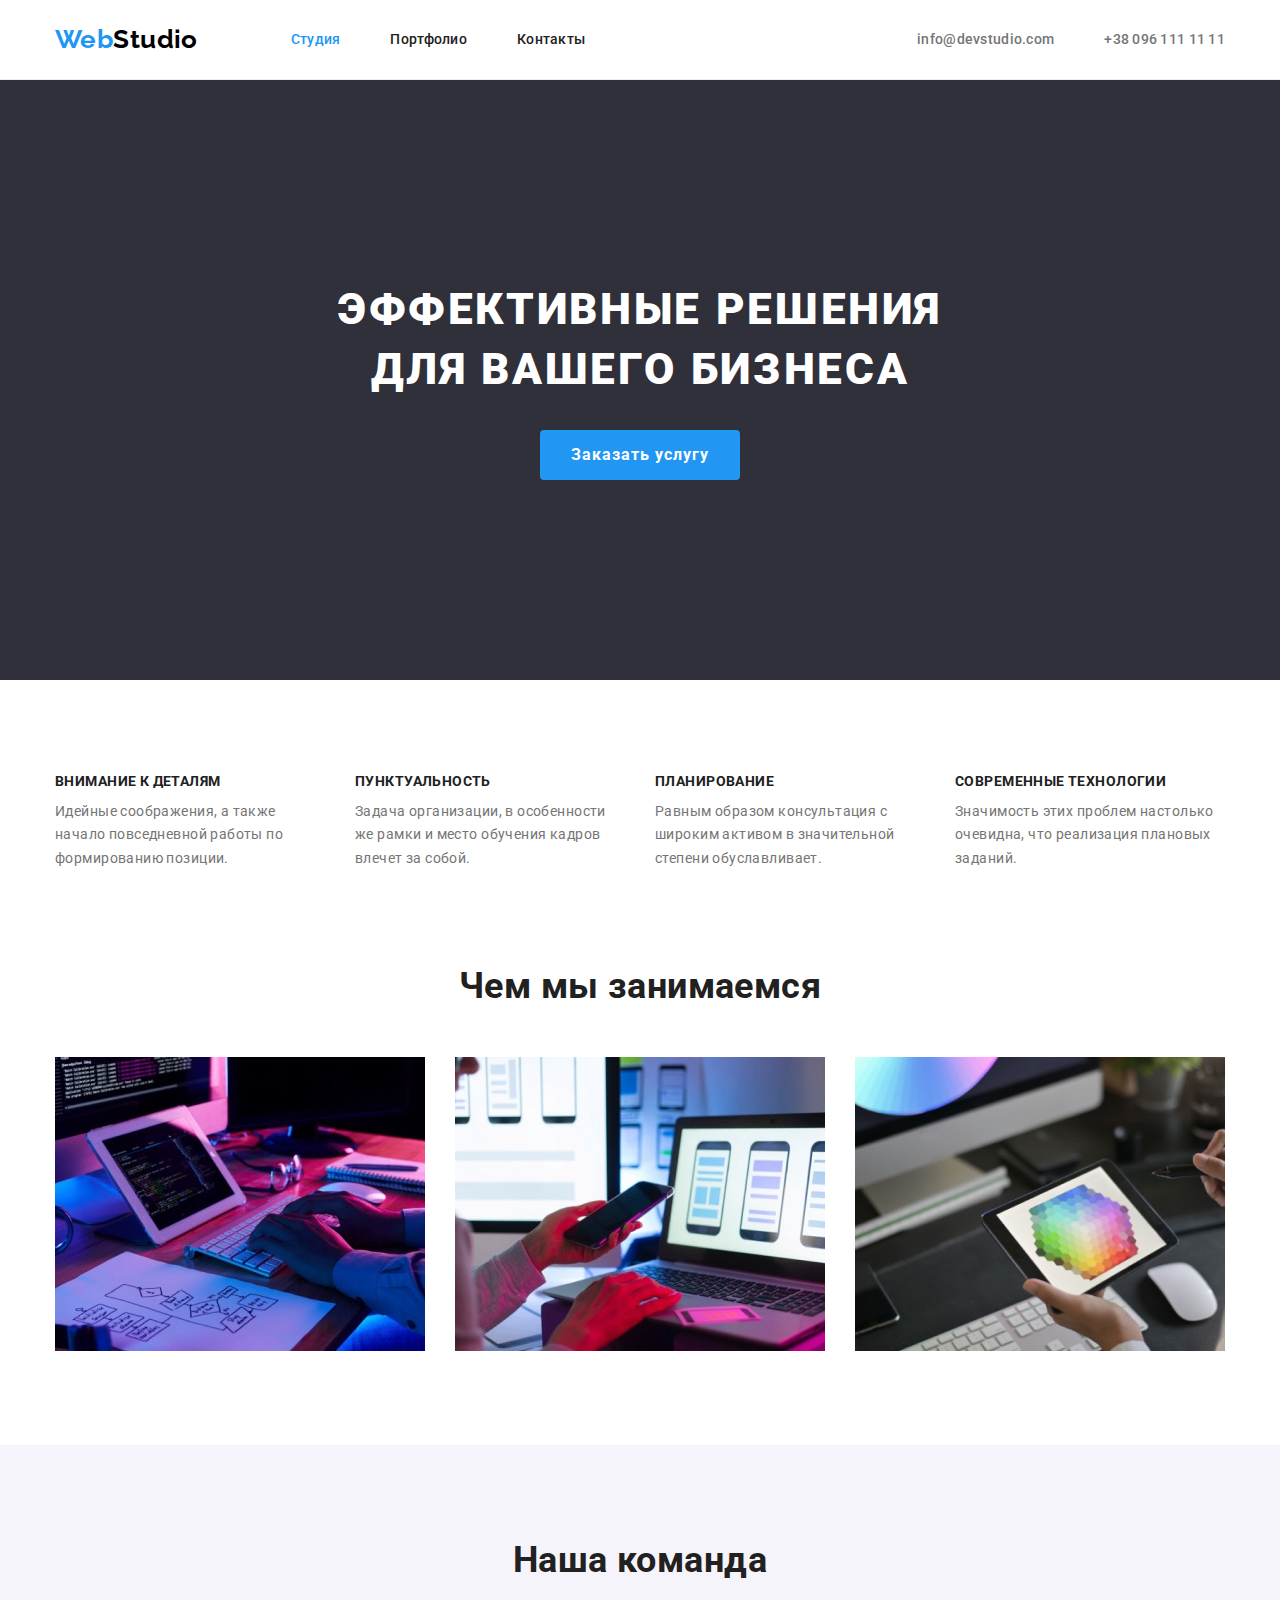
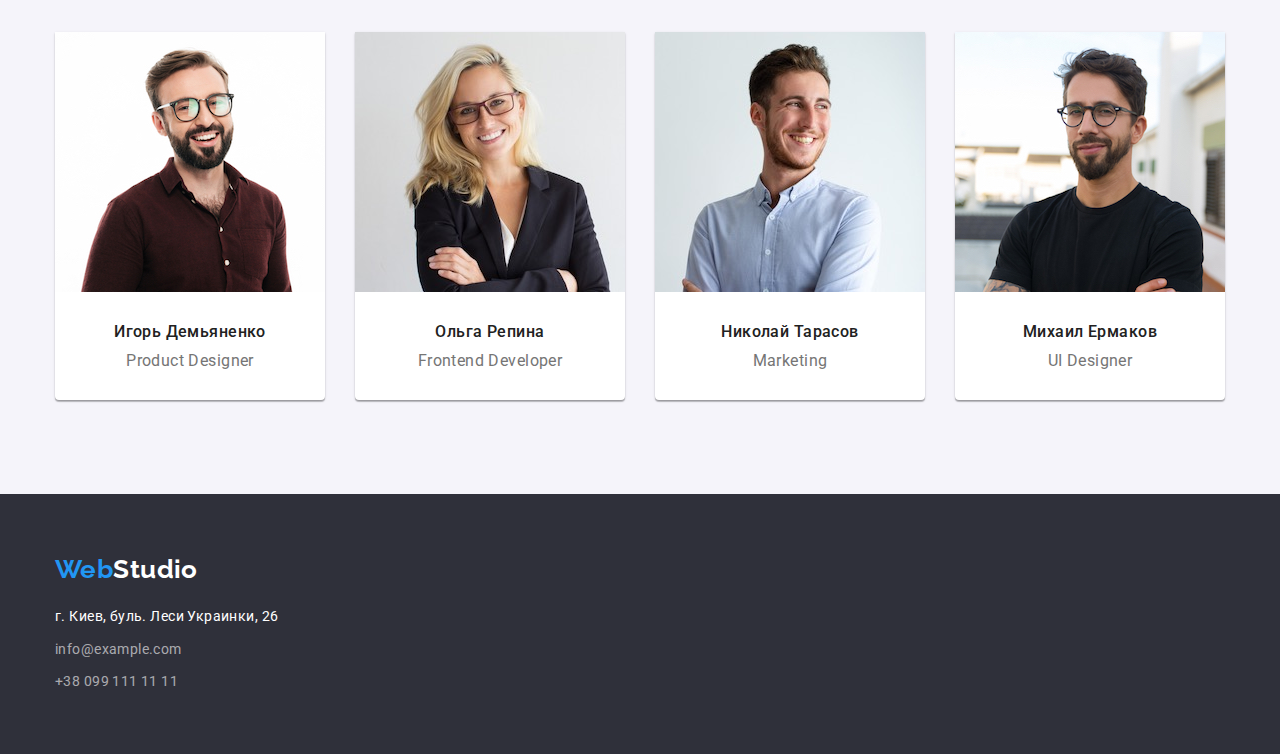
<file: index.html>
<!DOCTYPE html>
<html lang="ru">
  <head>
    <meta charset="UTF-8" />
    <meta http-equiv="X-UA-Compatible" content="IE=edge" />
    <meta name="viewport" content="width=device-width, initial-scale=1.0" />

    <!-- Fonts -->
    <!-- Fixed A1: підключення одним посиланням -->
    <link rel="preconnect" href="https://fonts.googleapis.com" />
    <link rel="preconnect" href="https://fonts.gstatic.com" crossorigin />
    <link
      href="https://fonts.googleapis.com/css2?family=Raleway:wght@700&family=Roboto:wght@400;500;700;900&display=swap"
      rel="stylesheet"
    />
    <!-- End of Fonts -->

    <title>Главная</title>

    <!-- Styles -->
    <link
      rel="stylesheet"
      href="https://cdnjs.cloudflare.com/ajax/libs/modern-normalize/1.0.0/modern-normalize.min.css"
    />
    <link rel="stylesheet" href="./css/styles.css" />
  </head>

  <body>
    <header class="header">
      <div class="container">
        <a href="./index.html" class="header-logo" lang="en">
          <span class="accent">Web</span>Studio
        </a>

        <nav>
          <ul class="header-menu">
            <li class="header-item">
              <a href="./index.html" class="header-menu-item-decor accent">Студия</a>
            </li>

            <li class="header-item">
              <a href="./portfolio.html" class="header-menu-item-decor">Портфолио</a>
            </li>

            <li class="header-item">
              <a href="" class="header-menu-item-decor">Контакты</a>
            </li>
          </ul>
        </nav>

        <ul class="header-links">
          <li class="header-item">
            <a href="mailto:info@devstudio.com" class="header-link-item-decor"
              >info@devstudio.com</a
            >
          </li>

          <li>
            <a href="tel:+380961111111" class="header-link-item-decor">+38 096 111 11 11</a>
          </li>
        </ul>
      </div>
    </header>

    <main>
      <section class="section hero">
        <h1 class="hero-title">
          Эффективные решения <br />
          для вашего бизнеса
        </h1>
        <button type="button" class="hero-button">Заказать услугу</button>
      </section>

      <section class="section">
        <h2 class="visually-hidden">Особенности</h2>
        <div class="container">
          <ul class="perculiarities-list">
            <li class="perculiarities-item">
              <h3 class="peculiarities-title">Внимание к деталям</h3>
              <p class="peculiarities-p">
                Идейные соображения, а также начало повседневной работы по формированию позиции.
              </p>
            </li>
            <li class="perculiarities-item">
              <h3 class="peculiarities-title">Пунктуальность</h3>
              <p class="peculiarities-p">
                Задача организации, в особенности же рамки и место обучения кадров влечет за собой.
              </p>
            </li>
            <li class="perculiarities-item">
              <h3 class="peculiarities-title">Планирование</h3>
              <p class="peculiarities-p">
                Равным образом консультация с широким активом в значительной степени обуславливает.
              </p>
            </li>
            <li class="perculiarities-item">
              <h3 class="peculiarities-title">Современные технологии</h3>
              <p class="peculiarities-p">
                Значимость этих проблем настолько очевидна, что реализация плановых заданий.
              </p>
            </li>
          </ul>
        </div>
      </section>

      <section class="section destinations">
        <h2 class="destinations-title">Чем мы занимаемся</h2>
        <div class="container">
          <ul class="destinations-list">
            <li class="destinations-item">
              <img
                src="./images/main-about-us-1.jpg"
                alt="Программирование"
                width="370"
                height="294"
              />
            </li>

            <li class="destinations-item">
              <img
                src="./images/main-about-us-2.jpg"
                alt="Разработка приложений"
                width="370"
                height="294"
              />
            </li>

            <li class="destinations-item">
              <img src="./images/main-about-us-3.jpg" alt="WEB-Дизайн" width="370" height="294" />
            </li>
          </ul>
        </div>
      </section>

      <section class="section team">
        <h2 class="team-title">Наша команда</h2>

        <div class="container">
          <ul class="team-cards">
            <li class="team-card">
              <div class="team-shadow">
                <img
                  src="./images/main-our-team-person-1.jpg"
                  alt="Игорь Демьяненко"
                  width="270"
                  height="260"
                />
                <h3 class="team-name">Игорь Демьяненко</h3>
                <p class="team-position" lang="en">Product Designer</p>
              </div>
            </li>

            <li class="team-card">
              <div class="team-shadow">
                <img
                  src="./images/main-our-team-person-2.jpg"
                  alt="Ольга Репина"
                  width="270"
                  height="260"
                />
                <h3 class="team-name">Ольга Репина</h3>
                <p class="team-position" lang="en">Frontend Developer</p>
              </div>
            </li>

            <li class="team-card">
              <div class="team-shadow">
                <img
                  src="./images/main-our-team-person-3.jpg"
                  alt="Николай Тарасов"
                  width="270"
                  height="260"
                />
                <h3 class="team-name">Николай Тарасов</h3>
                <p class="team-position" lang="en">Marketing</p>
              </div>
            </li>

            <li class="team-card">
              <div class="team-shadow">
                <img
                  src="./images/main-our-team-person-4.jpg"
                  alt="Михаил Ермаков"
                  width="270"
                  height="260"
                />
                <h3 class="team-name">Михаил Ермаков</h3>
                <p class="team-position" lang="en">UI Designer</p>
              </div>
            </li>
          </ul>
        </div>
      </section>
    </main>

    <footer class="footer">
      <div class="container">
        <a href="/" class="footer-logo" lang="en"><span class="accent">Web</span>Studio</a>
        <address>
          <ul class="footer-address-lists">
            <li class="footer-postaddress">г. Киев, буль. Леси Украинки, 26</li>
            <li>
              <a href="mailto:info@example.com" class="footer-mailto">info@example.com</a>
            </li>
            <li>
              <a href="tel:+380991111111" class="footer-tel">+38 099 111 11 11</a>
            </li>
          </ul>
        </address>
      </div>
    </footer>
  </body>
</html>
</file>
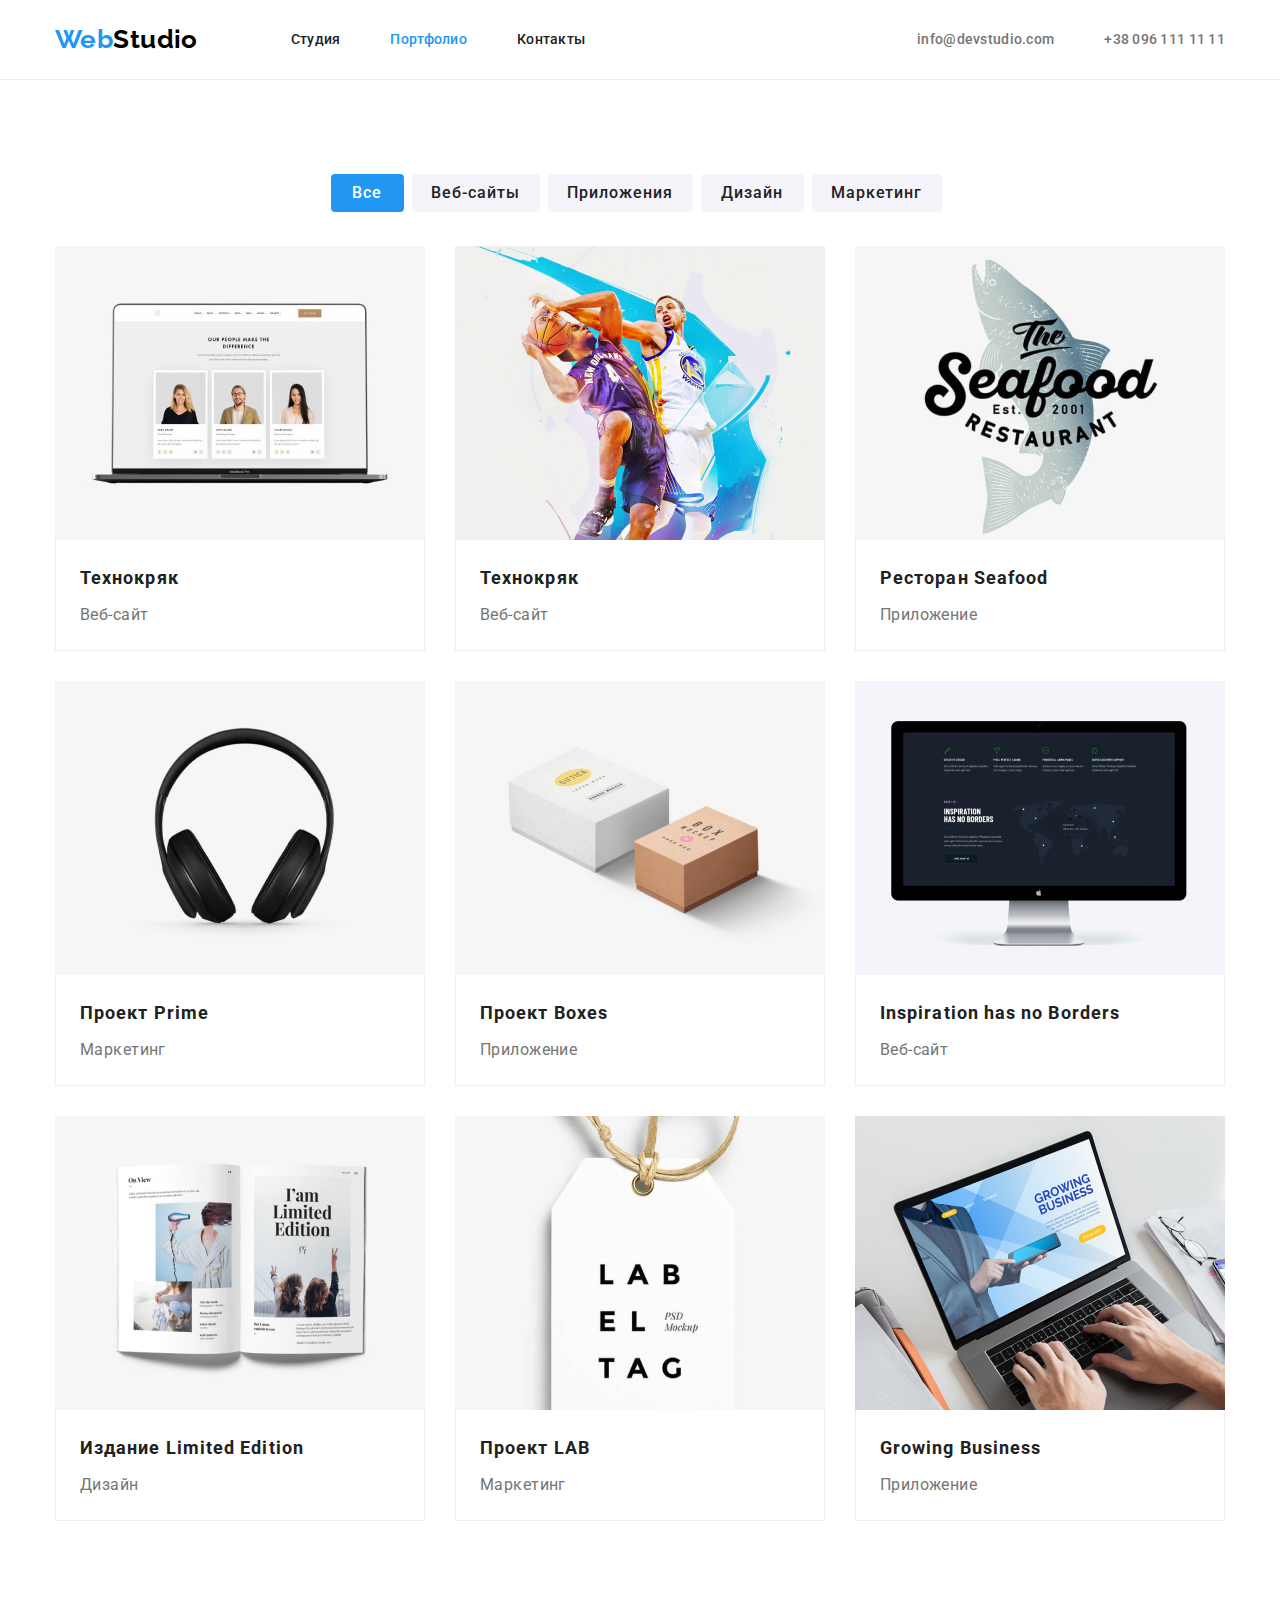
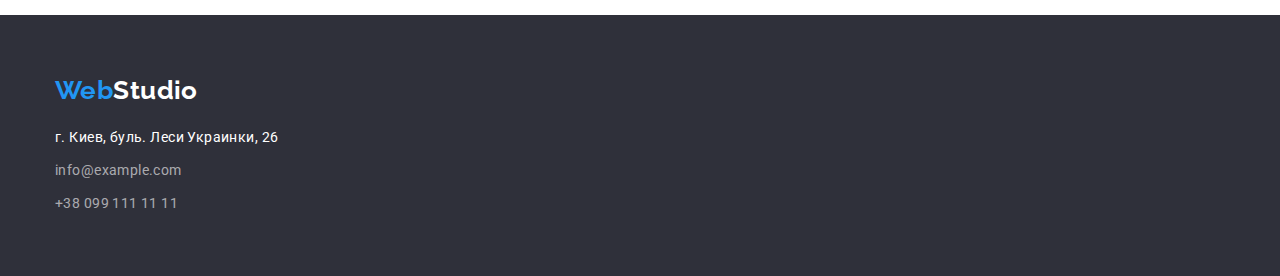
<file: portfolio.html>
<!DOCTYPE html>
<html lang="ru">
  <head>
    <meta charset="UTF-8" />
    <meta http-equiv="X-UA-Compatible" content="IE=edge" />
    <meta name="viewport" content="width=device-width, initial-scale=1.0" />

    <!-- Fonts -->
    <!-- Fdixe F1: підключення одним посиланням -->
    <link rel="preconnect" href="https://fonts.googleapis.com" />
    <link rel="preconnect" href="https://fonts.gstatic.com" crossorigin />
    <link
      href="https://fonts.googleapis.com/css2?family=Raleway:wght@700&family=Roboto:wght@400;500;700;900&display=swap"
      rel="stylesheet"
    />
    <!-- End of Fonts -->

    <title>Портфолио</title>

    <!-- Styles -->
    <link
      rel="stylesheet"
      href="https://cdnjs.cloudflare.com/ajax/libs/modern-normalize/1.0.0/modern-normalize.min.css"
    />
    <link rel="stylesheet" href="./css/styles.css" />
  </head>

  <body>
    <header class="header">
      <div class="container">
        <a href="./index.html" class="header-logo" lang="en">
          <span class="accent">Web</span>Studio
        </a>

        <nav>
          <ul class="header-menu">
            <li class="header-item">
              <a href="./index.html" class="header-menu-item-decor">Студия</a>
            </li>
            <li class="header-item">
              <a href="./portfolio.html" class="header-menu-item-decor accent">Портфолио</a>
            </li>
            <li class="header-item">
              <a href="" class="header-menu-item-decor">Контакты</a>
            </li>
          </ul>
        </nav>

        <ul class="header-links">
          <li class="header-item">
            <a href="mailto:info@devstudio.com" class="header-link-item-decor"
              >info@devstudio.com</a
            >
          </li>
          <li>
            <a href="tel:+380961111111" class="header-link-item-decor">+38 096 111 11 11</a>
          </li>
        </ul>
      </div>
    </header>

    <main>
      <section class="section">
        <div class="container">
          <h2 class="visually-hidden">Примеры выполненных работ</h2>

          <ul class="filter-buttons">
            <li>
              <button type="button" class="filter-button all-filters accent-button">Все</button>
            </li>

            <li>
              <button type="button" class="filter-button only-websites">Веб-сайты</button>
            </li>

            <li>
              <button type="button" class="filter-button only-applications">Приложения</button>
            </li>

            <li>
              <button type="button" class="filter-button only-design">Дизайн</button>
            </li>

            <li>
              <button type="button" class="filter-button only-marketing">Маркетинг</button>
            </li>
          </ul>

          <ul class="portfolio-card-set">
              <li class="portfolio-card-item">
                <a href="#" class="portfolio-link">
                  <img
                    src="./images/portfolio-img-1-1.jpg"
                    alt="Веб-сайт Технокряк"
                    width="370"
                    height="294"
                  />
                  <div class="portfolio-card">
                    <h3 class="portfolio-title">Технокряк</h3>
                    <p class="portfolio-text">Веб-сайт</p>
                  </div>
                </a>
              </li>

              <li class="portfolio-card-item">
                <a href="#" class="portfolio-link">
                  <img
                    src="./images/portfolio-img-1-2.jpg"
                    alt="Дизайн Постер Нью Орлеан против Голден Стар"
                    width="370"
                    height="294"
                  />
                  <div class="portfolio-card">
                    <h3 class="portfolio-title">Технокряк</h3>
                    <p class="portfolio-text">Веб-сайт</p>
                  </div>
                </a>
              </li>

              <li class="portfolio-card-item">
                <a href="#" class="portfolio-link">
                  <img
                    src="./images/portfolio-img-1-3.jpg"
                    alt="Приложение Ресторан Сифуд"
                    width="370"
                    height="294"
                  />
                  <div class="portfolio-card">
                    <h3 class="portfolio-title">Ресторан <span lang="en">Seafood</span></h3>
                    <p class="portfolio-text">Приложение</p>
                  </div>
                </a>
              </li>

              <li class="portfolio-card-item">
                <a href="#" class="portfolio-link">
                  <img
                    src="./images/portfolio-img-2-1.jpg"
                    alt="Маркетинг Проект Прайм"
                    width="370"
                    height="294"
                  />
                  <div class="portfolio-card">
                    <h3 class="portfolio-title">Проект <span lang="en">Prime</span></h3>
                    <p class="portfolio-text">Маркетинг</p>
                  </div>
                </a>
              </li>

              <li class="portfolio-card-item">
                <a href="#" class="portfolio-link">
                  <img
                    src="./images/portfolio-img-2-2.jpg"
                    alt="Приложение Проект Боксз"
                    width="370"
                    height="294"
                  />
                  <div class="portfolio-card">
                    <h3 class="portfolio-title">Проект <span lang="en">Boxes</span></h3>
                    <p class="portfolio-text">Приложение</p>
                  </div>
                </a>
              </li>

              <li class="portfolio-card-item">
                <a href="#" class="portfolio-link">
                  <img
                    src="./images/portfolio-img-2-3.jpg"
                    alt="Веб-сайт Инспирейшн хэз ноу Бордерз"
                    width="370"
                    height="294"
                  />
                  <div class="portfolio-card">
                    <h3 class="portfolio-title">
                      <span lang="en">Inspiration has no Borders</span>
                    </h3>
                    <p class="portfolio-text">Веб-сайт</p>
                  </div>
                </a>
              </li>

              <li class="portfolio-card-item">
                <a href="#" class="portfolio-link">
                  <img
                    src="./images/portfolio-img-3-1.jpg"
                    alt="Дизайн Издание Лимитд Эдишн"
                    width="370"
                    height="294"
                  />
                  <div class="portfolio-card">
                    <h3 class="portfolio-title">Издание <span lang="en">Limited Edition</span></h3>
                    <p class="portfolio-text">Дизайн</p>
                  </div>
                </a>
              </li>

              <li class="portfolio-card-item">
                <a href="#" class="portfolio-link">
                  <img
                    src="./images/portfolio-img-3-2.jpg"
                    alt="Маркетинг Проект ЛЭБ"
                    width="370"
                    height="294"
                  />
                  <div class="portfolio-card">
                    <h3 class="portfolio-title">Проект <span lang="en">LAB</span></h3>
                    <p class="portfolio-text">Маркетинг</p>
                  </div>
                </a>
              </li>

              <li class="portfolio-card-item">
                <a href="#" class="portfolio-link">
                  <img
                    src="./images/portfolio-img-3-3.jpg"
                    alt="Приложение Гроуин Бизнес"
                    width="370"
                    height="294"
                  />
                  <div class="portfolio-card">
                    <h3 class="portfolio-title"><span lang="en">Growing Business</span></h3>
                    <p class="portfolio-text">Приложение</p>
                  </div>
                </a>
              </li>
            </div>
          </ul>
      </section>
    </main>

    <footer class="footer">
      <div class="container">
        <a href="/" class="footer-logo" lang="en"><span class="accent">Web</span>Studio</a>
        <address>
          <ul class="footer-address-lists">
            <li class="footer-postaddress">г. Киев, буль. Леси Украинки, 26</li>
            <li>
              <a href="mailto:info@example.com" class="footer-mailto">info@example.com</a>
            </li>
            <li>
              <a href="tel:+380991111111" class="footer-tel">+38 099 111 11 11</a>
            </li>
          </ul>
        </address>
      </div>
    </footer>
  </body>
</html>
</file>
<file: css/styles.css>
/* Colors of project */
:root {
  --logo-header-color: #000000;
  --logo-footer-color: #ffffff;
  --accent-color: #2196f3;
  --header-menu-color: #212121;
  --header-link-color: #757575;
  --header-border-color: #ececec;
  --footer-address-color: #ffffff;
  --footer-contacts-color: rgba(255, 255, 255, 0.6);
  --hero-title-color: #ffffff;
  --button-accent-color: #ffffff;
  --button-accent-bg: #2196f3;
  --button-color: #212121;
  --button-bg: #f5f4fa;
  --h2-color: #212121;
  --h3-color: #212121;
  --p-color: #757575;
  --body-bg: #ffffff;
  --footer-bg: #2f303a;
  --hero-bg: #2f303a;
  --header-bg: #ffffff;
  --border-line-color: #eeeeee;
  --our-team-section-bg: #f5f4fa;
  --card-bg: #ffffff;

  --grid-row-gap: 30px;
  --grid-column-gap: 30px;
  --grid-column-number: 3;
  --container-width: 1200px;
  --default-pdleft: 15px;
  --default-pdright: 15px;
  --defalt-pdtop: 94px;
  --defalt-pdbottom: 94px;
  --hero-pdtop: 200px;
  --hero-pdbottom: 200px;
  --body-width: 1600px;
}

/* body */
body {
  font-family: 'Roboto', 'Arial', sans-serif;
  background-color: var(--body-bg);
  color: var(--p-color);
  font-size: 14px;
  letter-spacing: 0.03em;
}

h1,
h2,
h3,
p,
ul,
li {
  margin: 0;
}

ul,
li {
  list-style: none;
  text-decoration: none;
  padding: 0;
}

img {
  display: block;
  max-width: 100%;
  height: auto;
}
/* common styles for header and footer*/

.visually-hidden {
  position: absolute;
  width: 1px;
  height: 1px;
  margin: -1px;
  border: 0;
  padding: 0;
  white-space: nowrap;
  clip-path: inset(100%);
  clip: rect(0 0 0 0);
  overflow: hidden;
}

.section {
  padding-top: var(--defalt-pdtop);
  padding-bottom: var(--defalt-pdbottom);
  margin: 0 auto;
}

.container {
  width: var(--container-width);
  padding-left: var(--default-pdleft);
  padding-right: var(--default-pdright);

  margin-left: auto;
  margin-right: auto;
}

/* Header */
.header {
  width: 100%;
  background-color: var(--header-bg);
  border-bottom: 1px solid var(--header-border-color);
  padding-top: 24px;
  padding-bottom: 24px;
}

.header .container {
  display: flex;
  align-items: center;
}

/* Logo */
.header-logo {
  display: block;
  font-family: 'Raleway', 'Arial', sans-serif;
  font-size: 26px;
  font-weight: 700;
  line-height: 1.19;
  color: var(--logo-header-color);
  text-decoration: none;
}

.header-logo:hover,
.header-logo:focus {
  color: var(--accent-color);
}

/* Menu */

.header-menu {
  display: flex;
  margin-left: 93px;
}

.header-item {
  display: block;
}

.header-item:not(:last-child) {
  margin-right: 50px;
}

.header-menu-item-decor {
  text-decoration: none;
  font-weight: 500;
  color: var(--header-menu-color);
  line-height: 1.14;
  letter-spacing: 0.02em;
}

.header-menu-item-decor:hover,
.header-menu-item-decor:focus {
  color: var(--accent-color);
}
/* Links */

.header-links {
  display: flex;
  margin-left: auto;
}

.header-link-item-decor {
  text-decoration: none;
  font-weight: 500;
  color: var(--header-link-color);
  line-height: 1.14;
  letter-spacing: 0.02em;
}

.header-link-item-decor:hover,
.header-link-item-decor:focus {
  color: var(--accent-color);
}

/* Footer */
.footer {
  background-color: var(--footer-bg);
  padding-top: 60px;
  padding-bottom: 60px;
}

.footer-logo {
  display: block;
  font-family: 'Raleway', 'Arial', sans-serif;
  font-size: 26px;
  font-weight: 700;
  line-height: 1.19;
  color: var(--logo-footer-color);
  text-decoration: none;
  margin-bottom: 20px;
}

.footer-logo:hover,
.footer-logo:focus {
  color: var(--accent-color);
}

.footer-address-lists {
  display: block;
  font-style: normal;
  margin: 0;
}

.footer-postaddress {
  line-height: 1.71;
  color: var(--footer-address-color);
  margin-bottom: 9px;
}

.footer-mailto {
  display: block;
  text-decoration: none;
  color: var(--footer-contacts-color);
  line-height: 1.71;
  margin-bottom: 9px;
}

.footer-tel {
  text-decoration: none;
  color: var(--footer-contacts-color);
  line-height: 1.71;
}

.footer-mailto:hover,
.footer-mailto:focus,
.footer-tel:hover,
.footer-tel:focus {
  color: var(--accent-color);
}
/* styles for index.html/main */

/* Hero */
.hero {
  background-color: var(--hero-bg);
  color: var(--hero-title-color);
  text-align: center;
  padding-top: var(--hero-pdtop);
  padding-bottom: var(--hero-pdbottom);
}

.hero-title {
  font-weight: 900;
  font-size: 44px;
  line-height: 1.36;
  letter-spacing: 0.06em;
  text-transform: uppercase;
  margin-bottom: 30px;
}

.hero-button {
  background-color: var(--button-accent-bg);
  color: var(--button-accent-color);
  border-color: var(--button-accent-bg);
  font-family: inherit;
  border-radius: 4px;
  border-width: 2px;
  border-style: solid;
  font-weight: 700;
  font-size: 16px;
  line-height: 1.88;
  letter-spacing: 0.06em;
  cursor: pointer;
  width: 200px;
  height: 50px;
}

.hero-button:hover,
.hero-button:focus {
  background-color: var(--button-accent-color);
  color: var(--button-accent-bg);
  border-color: var(--button-accent-bg);
}

/* Peculiarities */

.perculiarities-list {
  display: flex;
  margin-left: calc(-1 * var(--grid-row-gap));
  margin-top: calc(-1 * var(--grid-column-gap));
  margin-right: 0px;
}

.perculiarities-item {
  flex-basis: calc(100% / 4 - var(--grid-row-gap));
  margin-left: var(--grid-row-gap);
  margin-top: var(--grid-column-gap);
}

.peculiarities-title {
  display: block;
  font-weight: 700;
  font-size: 14px;
  line-height: 1.14;
  text-transform: uppercase;
  color: var(--h3-color);
  margin-bottom: 10px;
}

.peculiarities-p {
  line-height: 1.71;
}
/* destinations */
.destinations {
  padding-top: 0;
  text-align: center;
}

.destinations-title {
  font-weight: 700;
  font-size: 36px;
  line-height: 1.17;
  color: var(--h2-color);
  margin-bottom: 50px;
}

.destinations-list {
  display: flex;
  margin-left: calc(-1 * var(--grid-row-gap));
  margin-top: calc(-1 * var(--grid-column-gap));
}

.destinations-item {
  flex-basis: calc(100% / 3 - var(--grid-row-gap));
  margin-left: var(--grid-row-gap);
  margin-top: var(--grid-column-gap);
}
/* Our team */
.team {
  background-color: var(--our-team-section-bg);
}

.team-cards {
  display: flex;
  margin-left: calc(-1 * var(--grid-row-gap));
  margin-top: calc(-1 * var(--grid-column-gap));
  margin-right: 0px;
  text-align: center;
}

.team-card {
  flex-basis: calc(100% / 4 - var(--grid-row-gap));
  margin-left: var(--grid-row-gap);
  margin-top: var(--grid-column-gap);
}

.team-shadow {
  border-radius: 0px 0px 4px 4px;
  box-shadow: 0px 1px 3px rgba(0, 0, 0, 0.12), 0px 1px 1px rgba(0, 0, 0, 0.14),
    0px 2px 1px rgba(0, 0, 0, 0.2);
  background-color: var(--card-bg);
  padding-bottom: 30px;
}

.team-title {
  font-weight: 700;
  font-size: 36px;
  line-height: 1.17;
  color: var(--h2-color);
  text-align: center;
  margin-bottom: 50px;
}

.team-name {
  font-weight: 500;
  font-size: 16px;
  line-height: 1.19;
  color: var(--h3-color);
  margin-top: 30px;
  margin-bottom: 10px;
}

.team-position {
  font-size: 16px;
  line-height: 1.19;
  color: var(--p-color);
  background-color: var(--card-bg);
}
/* styles for portfolio.html/main */

.filter-buttons {
  display: flex;
  justify-content: center;
  margin-bottom: 34px;
}

.filter-button {
  background-color: var(--button-bg);
  color: var(--button-color);
  border-radius: 4px;
  font-family: inherit;
  font-weight: 500;
  font-size: 16px;
  line-height: 1.63;
  letter-spacing: 0.06em;
  border: none;
  height: 38px;
  cursor: pointer;
}

.all-filters {
  width: 73px;
}

.only-websites {
  width: 128px;
}

.only-applications {
  width: 145px;
}

.only-design {
  width: 103px;
}

.only-marketing {
  width: 130px;
}

.filter-button:last-child {
  margin-right: 8px;
}

.filter-button:hover,
.filter-button:focus {
  background-color: var(--button-accent-bg);
  color: var(--button-accent-color);
}

.accent-button {
  background-color: var(--button-accent-bg);
  color: var(--button-accent-color);
}

.portfolio-card-set {
  display: flex;
  flex-wrap: wrap;
  margin-left: calc(-1 * var(--grid-row-gap));
  margin-top: calc(-1 * var(--grid-column-gap));
}

.portfolio-card-item {
  flex-basis: calc(100% / 3 - var(--grid-row-gap));
  margin-left: var(--grid-row-gap);
  margin-top: var(--grid-column-gap);
}
/* перероблена через псевдокласи */
/* Not for column number x n + 1 */
/*.portfolio-card-item:not(:nth-child(3n + 1)) {
  margin-left: var(--grid-row-gap);
} */
/* For all after column number */
/*.portfolio-card-item:nth-child(n + 4) {
  margin-top: var(--grid-column-gap);
}
 */

.portfolio-link {
  display: block;
  text-decoration: none;
  color: inherit;
}

.portfolio-card {
  border: 1px solid var(--border-line-color);
  border-top: none;
  padding: 20px 24px;
}

.portfolio-title {
  font-weight: 700;
  font-size: 18px;
  line-height: 2;
  letter-spacing: 0.06em;
  color: var(--h2-color);
  margin-bottom: 4px;
}

.portfolio-text {
  display: block;
  font-size: 16px;
  line-height: 1.88;
}

/* Color accent */
.accent {
  color: var(--accent-color);
}
</file>
